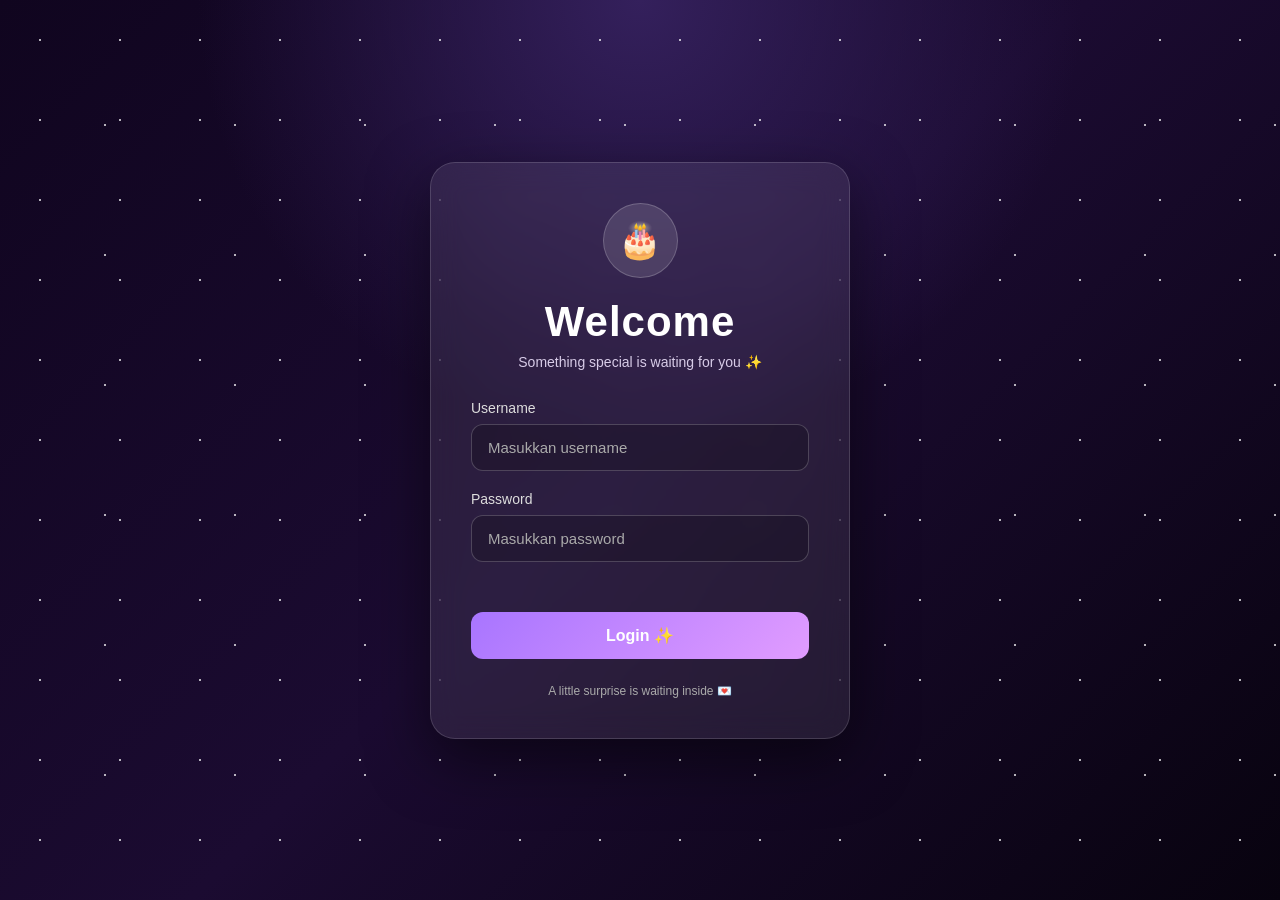
<file: index.html>
<!DOCTYPE html>
<html lang="id">

<head>
    <meta charset="UTF-8">

    <!-- Supaya tampilan responsive di HP -->
    <meta name="viewport" content="width=device-width, initial-scale=1.0">

    <title>Welcome ✨</title>

    <!-- Menghubungkan HTML dengan CSS login -->
    <link rel="stylesheet" href="login.css">
</head>

<body>

    <!-- Background dekorasi -->
    <div class="stars"></div>

    <!-- Kotak utama login -->
    <div class="login-container">

        <!-- Icon kecil di atas -->
        <div class="login-icon">
            🎂
        </div>

        <!-- Judul -->
        <h1>Welcome</h1>

        <!-- Subtitle -->
        <p class="subtitle">
            Something special is waiting for you ✨
        </p>

        <!-- Form Login -->
        <form id="loginForm">

            <!-- Input username -->
            <div class="input-box">

                <label for="username">
                    Username
                </label>

                <input
                    type="text"
                    id="username"
                    placeholder="Masukkan username"
                    autocomplete="off"
                    required
                >

            </div>

            <!-- Input password -->
            <div class="input-box">

                <label for="password">
                    Password
                </label>

                <input
                    type="password"
                    id="password"
                    placeholder="Masukkan password"
                    required
                >

            </div>

            <!-- Pesan error -->
            <p id="errorMessage"></p>

            <!-- Tombol Login -->
            <button type="submit">
                Login ✨
            </button>

        </form>

        <!-- Tulisan kecil -->
        <p class="bottom-text">
            A little surprise is waiting inside 💌
        </p>

    </div>

    <!-- Menghubungkan HTML dengan JavaScript -->
   <script src="login.js"></script>

</body>

</html>
</file>
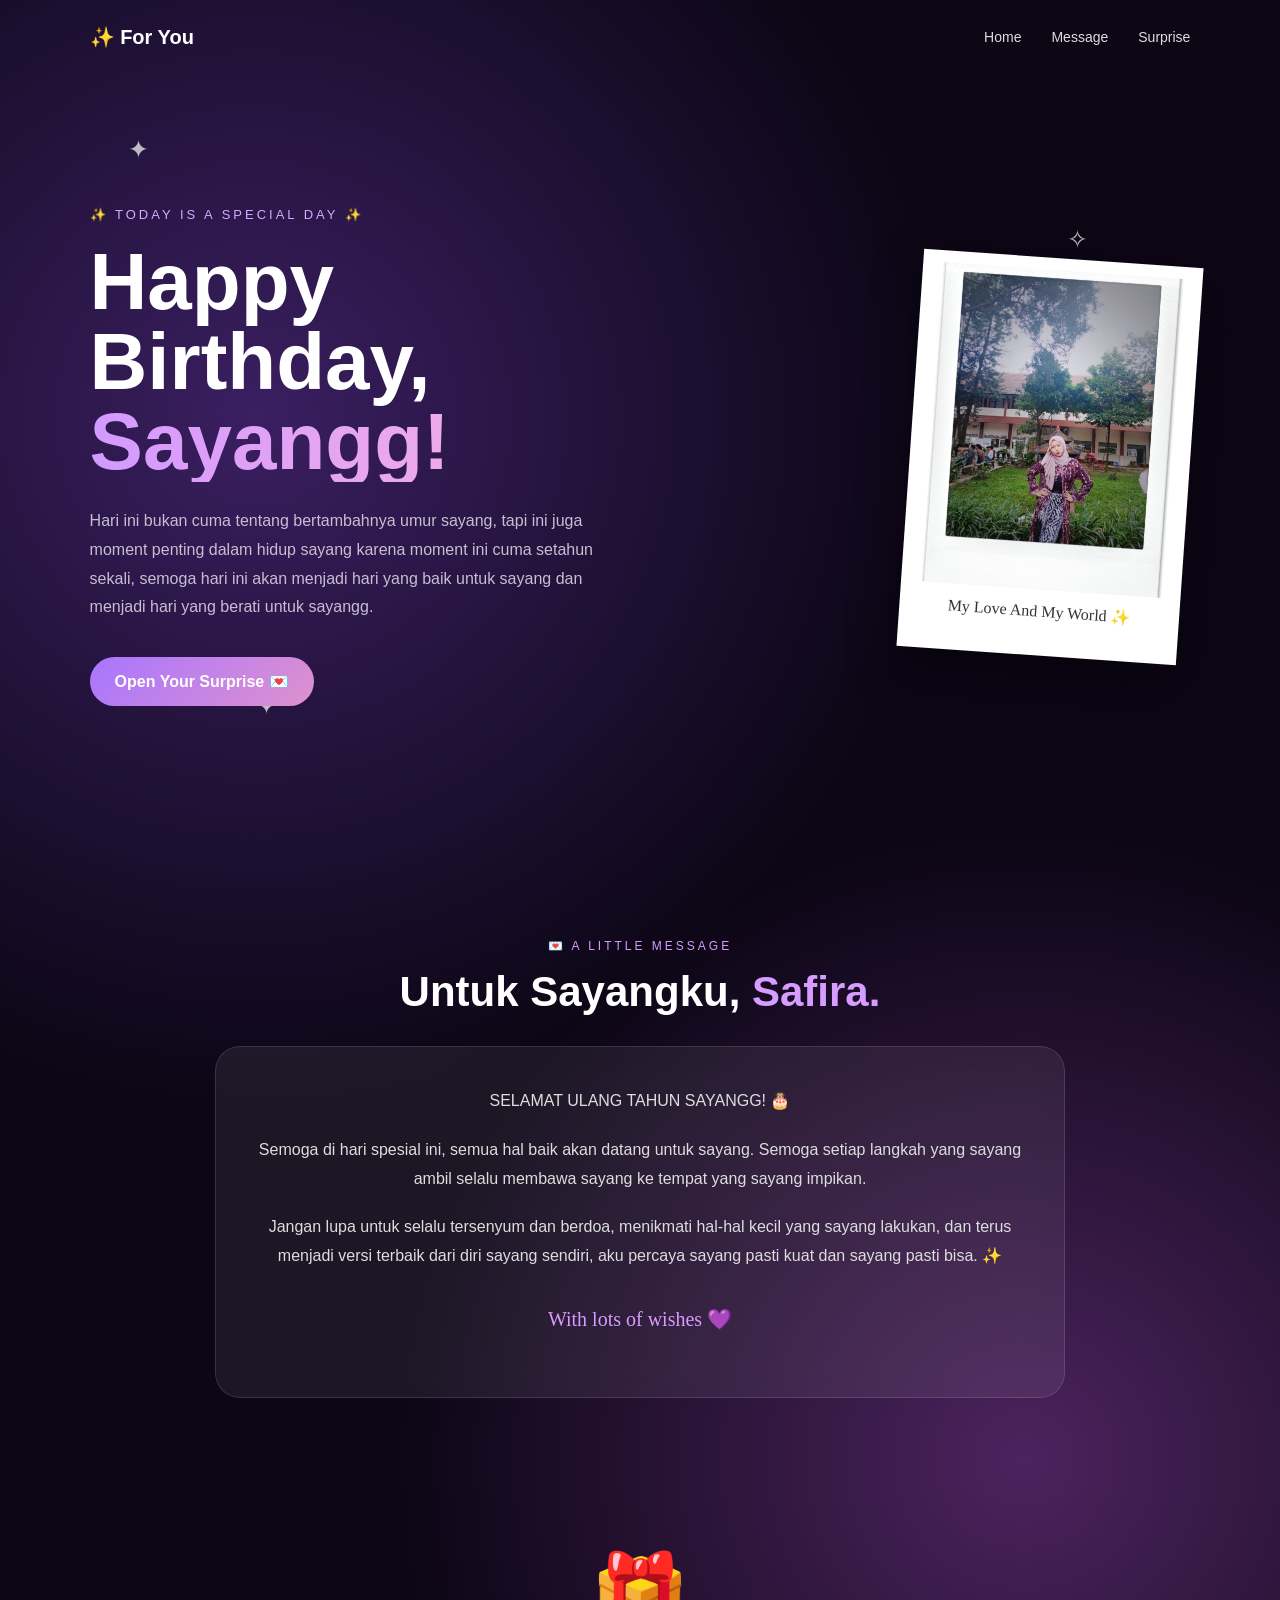
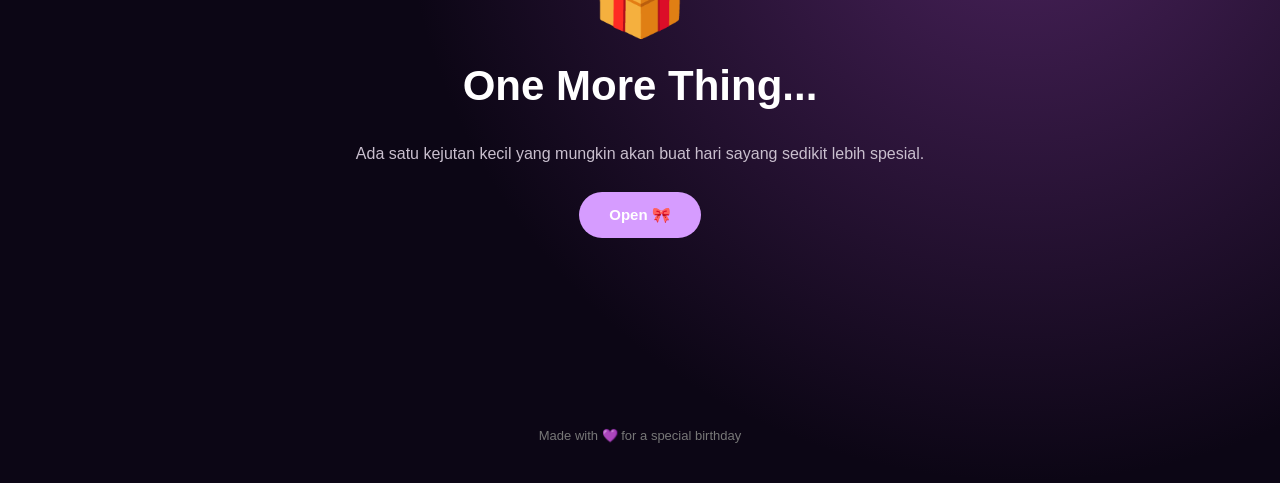
<file: home.html>
<!DOCTYPE html>
<html lang="id">

<head>

    <meta charset="UTF-8">

    <meta
        name="viewport"
        content="width=device-width, initial-scale=1.0"
    >

    <title>Happy Birthday 🎂</title>

    <!-- CSS untuk halaman utama -->
    <link rel="stylesheet" href="home.css">

</head>

<body>

    <!-- =====================================
         BACKGROUND DECORATION
         ===================================== -->

    <div class="background">

        <div class="star star-1">✦</div>
        <div class="star star-2">✧</div>
        <div class="star star-3">✦</div>
        <div class="star star-4">✧</div>

    </div>


    <!-- =====================================
         NAVBAR
         ===================================== -->

    <nav>

        <div class="logo">
            ✨ For You
        </div>

        <div class="nav-menu">

            <a href="#home">
                Home
            </a>

            <a href="#message">
                Message
            </a>

            <a href="#surprise">
                Surprise
            </a>

        </div>

    </nav>


    <!-- =====================================
         HERO / BAGIAN UTAMA
         ===================================== -->

    <main id="home">

        <section class="hero">

            <!-- Tulisan pembuka -->

            <div class="hero-text">

                <p class="small-title">
                    ✨ TODAY IS A SPECIAL DAY ✨
                </p>

                <h1>
                    Happy Birthday,
                    <span>Sayangg!</span>
                </h1>

                <p class="description">
                    Hari ini bukan cuma tentang bertambahnya umur sayang,
                    tapi ini juga moment penting dalam hidup sayang karena
                    moment ini cuma setahun sekali, semoga hari ini akan menjadi
                    hari yang baik untuk sayang dan menjadi hari yang berati untuk sayangg.
                </p>

                <!-- Tombol kejutan -->

                <a
                    href="#message"
                    class="main-button"
                >
                    Open Your Surprise 💌
                </a>

            </div>


            <!-- Foto -->

            <div class="photo-area">

                <div class="photo-card">

                    <img
                        src="Photo.jpeg"
                        alt="Foto Safira"
                    >

                    <p>
                        My Love And My World ✨
                    </p>

                </div>

            </div>

        </section>


        <!-- =================================
             MESSAGE
             ================================= -->

        <section
            id="message"
            class="message-section"
        >

            <p class="section-label">
                💌 A LITTLE MESSAGE
            </p>

            <h2>
                Untuk Sayangku,
                <span>Safira.</span>
            </h2>

            <div class="message-card">

                <p>
                    SELAMAT ULANG TAHUN SAYANGG! 🎂
                </p>

                <p>
                    Semoga di hari spesial ini,
                    semua hal baik akan datang untuk sayang.
                    Semoga setiap langkah yang sayang ambil selalu
                    membawa sayang ke tempat yang sayang impikan. 
                </p>

                <p>
                    Jangan lupa untuk selalu tersenyum dan berdoa, 
                    menikmati hal-hal kecil yang sayang lakukan,
                    dan terus menjadi versi terbaik
                    dari diri sayang sendiri, aku percaya sayang pasti kuat dan sayang pasti bisa. ✨
                </p>

                <p class="signature">
                    With lots of wishes 💜
                </p>

            </div>

        </section>

        <section
            id="surprise"
            class="surprise-section"
        >

            <div class="gift">
                🎁
            </div>

            <h2>
                One More Thing...
            </h2>

            <p>
                Ada satu kejutan kecil yang mungkin
                akan buat hari sayang sedikit lebih spesial.
            </p>

            <button
                id="surpriseButton"
                class="surprise-button"
            >
                Open 🎀
            </button>

            <!-- Pesan yang awalnya disembunyikan -->

            <div
                id="surpriseMessage"
                class="hidden-message"
            >

                <h3>
                    🎉 Surprise! 🎉
                </h3>

                <p>
                    Semoga hari ulang tahun sayang
                    penuh dengan kebahagiaan,
                    tawa, dan momen-momen indah lainnya yaa sayang,
                    maaf kalau gabisa kasih yang lebih dari ini
                    atau ekspetasi sayang yang mungkin lebih dari ini
                    maafin aku yaa sayang, aku cuma bisa kasi hal kecil seperti ini buat sayang,
                    tapi aku harap ini bisa bikin hari sayang lebih spesial dan lebih berkesan, semoga sayangkuu suka yaa,
                    I LOVE U MORE AND MORE SAYANGG! 💜
                </p>

                <p>
                    Happy Birthday Sayangku Cintakuu! 💜🎂✨
                </p>

            </div>

        </section>

    </main>


    <!-- Footer -->

    <footer>

        Made with 💜 for a special birthday

    </footer>


    <!-- JavaScript -->
    <script src="home.js"></script>
</body>

</html>
</file>
<file: login.css>
/* =========================================
   RESET DASAR
   ========================================= */

/* Menghilangkan margin dan padding bawaan browser */
* {
    margin: 0;
    padding: 0;
    box-sizing: border-box;
}


/* =========================================
   BODY
   ========================================= */

body {

    /* Tinggi minimal satu layar penuh */
    min-height: 100vh;

    /* Menggunakan Flexbox untuk memposisikan login */
    display: flex;
    justify-content: center;
    align-items: center;

    /* Warna background */
    background:
        radial-gradient(circle at top, #34205c, transparent 40%),
        linear-gradient(135deg, #10051f, #1b0b31, #08030f);

    /* Font */
    font-family: Arial, Helvetica, sans-serif;

    /* Warna teks */
    color: white;

    /* Supaya tidak ada scroll horizontal */
    overflow: hidden;

    /* Jarak di HP */
    padding: 20px;
}


/* =========================================
   BACKGROUND BINTANG
   ========================================= */

.stars {

    position: fixed;

    inset: 0;

    pointer-events: none;

    opacity: 0.7;

    background-image:
        radial-gradient(circle, white 1px, transparent 1px),
        radial-gradient(circle, white 1px, transparent 1px);

    background-size:
        80px 80px,
        130px 130px;

    background-position:
        0 0,
        40px 60px;

    animation: moveStars 15s linear infinite;
}


/* Animasi background bintang */

@keyframes moveStars {

    from {
        transform: translateY(0);
    }

    to {
        transform: translateY(-80px);
    }

}


/* =========================================
   LOGIN CONTAINER
   ========================================= */

.login-container {

    /* Lebar maksimal */
    width: 100%;
    max-width: 420px;

    /* Warna kotak */
    background: rgba(255, 255, 255, 0.08);

    /* Efek transparan */
    backdrop-filter: blur(15px);

    /* Border */
    border: 1px solid rgba(255, 255, 255, 0.15);

    /* Sudut */
    border-radius: 25px;

    /* Jarak isi */
    padding: 40px;

    /* Bayangan */
    box-shadow:
        0 20px 60px rgba(0, 0, 0, 0.5);

    /* Posisi supaya di atas background */
    position: relative;

    z-index: 2;

    /* Animasi muncul */
    animation: fadeIn 1s ease;
}


/* Animasi login muncul */

@keyframes fadeIn {

    from {
        opacity: 0;
        transform: translateY(30px);
    }

    to {
        opacity: 1;
        transform: translateY(0);
    }

}


/* =========================================
   ICON
   ========================================= */

.login-icon {

    width: 75px;
    height: 75px;

    margin: 0 auto 20px;

    display: flex;
    justify-content: center;
    align-items: center;

    font-size: 35px;

    border-radius: 50%;

    background: rgba(255, 255, 255, 0.12);

    border: 1px solid rgba(255, 255, 255, 0.2);

}


/* =========================================
   JUDUL
   ========================================= */

h1 {

    text-align: center;

    font-size: 42px;

    margin-bottom: 8px;

    letter-spacing: 1px;

}


/* Subtitle */

.subtitle {

    text-align: center;

    color: #d8cce8;

    font-size: 14px;

    margin-bottom: 30px;

}


/* =========================================
   INPUT
   ========================================= */

.input-box {

    margin-bottom: 20px;

}


/* Label */

.input-box label {

    display: block;

    margin-bottom: 8px;

    font-size: 14px;

    color: #ddd;

}


/* Kotak input */

.input-box input {

    width: 100%;

    padding: 14px 16px;

    border: 1px solid rgba(255, 255, 255, 0.2);

    border-radius: 12px;

    outline: none;

    background: rgba(0, 0, 0, 0.2);

    color: white;

    font-size: 15px;

    transition: 0.3s;

}


/* Placeholder */

.input-box input::placeholder {

    color: #aaa;

}


/* Ketika input diklik */

.input-box input:focus {

    border-color: #c9a7ff;

    box-shadow:
        0 0 15px rgba(201, 167, 255, 0.2);

}


/* =========================================
   ERROR MESSAGE
   ========================================= */

#errorMessage {

    text-align: center;

    color: #ff8f9f;

    font-size: 14px;

    min-height: 20px;

    margin-bottom: 10px;

}


/* =========================================
   BUTTON
   ========================================= */

button {

    width: 100%;

    padding: 14px;

    border: none;

    border-radius: 12px;

    background: linear-gradient(
        135deg,
        #a875ff,
        #e19cff
    );

    color: white;

    font-size: 16px;

    font-weight: bold;

    cursor: pointer;

    transition: 0.3s;

}


/* Ketika mouse diarahkan ke button */

button:hover {

    transform: translateY(-3px);

    box-shadow:
        0 10px 25px rgba(190, 120, 255, 0.35);

}


/* Ketika button ditekan */

button:active {

    transform: scale(0.97);

}


/* =========================================
   TEXT BAWAH
   ========================================= */

.bottom-text {

    text-align: center;

    margin-top: 25px;

    font-size: 12px;

    color: #aaa;

}


/* =========================================
   RESPONSIVE HP
   ========================================= */

@media (max-width: 500px) {

    .login-container {

        padding: 30px 22px;

    }

    h1 {

        font-size: 34px;

    }

}
</file>
<file: home.css>
/* =========================================
   RESET
   ========================================= */

* {
    margin: 0;
    padding: 0;
    box-sizing: border-box;
}


html {
    scroll-behavior: smooth;
}


body {

    font-family: Arial, Helvetica, sans-serif;

    background:
        radial-gradient(
            circle at 20% 20%,
            #3a1f61,
            transparent 35%
        ),
        radial-gradient(
            circle at 80% 70%,
            #4c235e,
            transparent 35%
        ),
        #0c0615;

    color: white;

    min-height: 100vh;

    overflow-x: hidden;

}


/* =========================================
   BACKGROUND
   ========================================= */

.background {

    position: fixed;

    inset: 0;

    pointer-events: none;

    z-index: -1;

}


.star {

    position: absolute;

    font-size: 25px;

    opacity: 0.7;

    animation: floating 4s ease-in-out infinite;

}


.star-1 {
    top: 15%;
    left: 10%;
}


.star-2 {
    top: 25%;
    right: 15%;
    animation-delay: 1s;
}


.star-3 {
    bottom: 20%;
    left: 20%;
    animation-delay: 2s;
}


.star-4 {
    bottom: 30%;
    right: 10%;
    animation-delay: 3s;
}


@keyframes floating {

    0%,
    100% {
        transform: translateY(0);
    }

    50% {
        transform: translateY(-15px);
    }

}


/* =========================================
   NAVBAR
   ========================================= */

nav {

    width: 100%;

    padding: 25px 7%;

    display: flex;

    justify-content: space-between;

    align-items: center;

}


.logo {

    font-size: 20px;

    font-weight: bold;

}


.nav-menu {

    display: flex;

    gap: 30px;

}


.nav-menu a {

    color: #ddd;

    text-decoration: none;

    font-size: 14px;

    transition: 0.3s;

}


.nav-menu a:hover {

    color: #d49cff;

}


/* =========================================
   HERO
   ========================================= */

.hero {

    min-height: 85vh;

    width: 86%;

    margin: auto;

    display: flex;

    align-items: center;

    justify-content: space-between;

    gap: 50px;

}


/* Tulisan hero */

.hero-text {

    max-width: 600px;

}


.small-title {

    font-size: 13px;

    letter-spacing: 3px;

    color: #d7a9ff;

    margin-bottom: 20px;

}


.hero h1 {

    font-size: clamp(45px, 7vw, 80px);

    line-height: 1;

    margin-bottom: 25px;

}


.hero h1 span {

    display: block;

    background:
        linear-gradient(
            90deg,
            #d39aff,
            #ffb5dc
        );

    background-clip: text;

    -webkit-background-clip: text;

    color: transparent;

}


.description {

    color: #c8bed2;

    line-height: 1.8;

    max-width: 520px;

    margin-bottom: 35px;

}


/* =========================================
   BUTTON
   ========================================= */

.main-button {

    display: inline-block;

    text-decoration: none;

    color: white;

    background:
        linear-gradient(
            135deg,
            #a875ff,
            #df91ce
        );

    padding: 15px 25px;

    border-radius: 50px;

    font-weight: bold;

    transition: 0.3s;

}


.main-button:hover {

    transform: translateY(-4px);

    box-shadow:
        0 10px 30px rgba(190, 120, 255, 0.3);

}


/* =========================================
   PHOTO
   ========================================= */

.photo-area {

    display: flex;

    justify-content: center;

}


.photo-card {

    background: white;

    padding: 12px 12px 35px;

    width: 280px;

    transform: rotate(4deg);

    box-shadow:
        0 20px 50px rgba(0, 0, 0, 0.4);

    transition: 0.4s;

}


.photo-card:hover {

    transform:
        rotate(0deg)
        scale(1.05);

}


.photo-card img {

    width: 100%;

    height: 320px;

    object-fit: cover;

    display: block;

}


.photo-card p {

    color: #333;

    text-align: center;

    margin-top: 12px;

    font-family: cursive;

}


/* =========================================
   MESSAGE SECTION
   ========================================= */

.message-section {

    width: 80%;

    max-width: 850px;

    margin: 100px auto;

    text-align: center;

}


.section-label {

    color: #d49cff;

    letter-spacing: 3px;

    font-size: 12px;

    margin-bottom: 15px;

}


.message-section h2,
.surprise-section h2 {

    font-size: 42px;

    margin-bottom: 30px;

}


.message-section h2 span {

    color: #d69cff;

}


.message-card {

    background:
        rgba(255, 255, 255, 0.07);

    border:
        1px solid rgba(255, 255, 255, 0.12);

    border-radius: 25px;

    padding: 40px;

    backdrop-filter: blur(10px);

    line-height: 1.8;

    color: #ddd;

}


.message-card p {

    margin-bottom: 20px;

}


.message-card .signature {

    color: #d69cff;

    font-family: cursive;

    font-size: 20px;

    margin-top: 30px;

}


/* =========================================
   SURPRISE SECTION
   ========================================= */

.surprise-section {

    width: 80%;

    max-width: 700px;

    margin: 150px auto;

    text-align: center;

}


.gift {

    font-size: 80px;

    margin-bottom: 20px;

    animation: giftFloat 2s ease-in-out infinite;

}


@keyframes giftFloat {

    0%,
    100% {
        transform: translateY(0) rotate(-3deg);
    }

    50% {
        transform: translateY(-15px) rotate(3deg);
    }

}


.surprise-section p {

    color: #c9bfce;

    line-height: 1.7;

    margin-bottom: 25px;

}


.surprise-button {

    border: none;

    padding: 14px 30px;

    border-radius: 50px;

    background: #d69cff;

    color: white;

    font-weight: bold;

    font-size: 15px;

    cursor: pointer;

    transition: 0.3s;

}


.surprise-button:hover {

    transform: scale(1.05);

}


/* =========================================
   HIDDEN MESSAGE
   ========================================= */

.hidden-message {

    display: none;

    margin-top: 30px;

    padding: 30px;

    background:
        rgba(255, 255, 255, 0.08);

    border-radius: 20px;

    animation: appear 0.7s ease;

}


.hidden-message.show {

    display: block;

}


.hidden-message h3 {

    font-size: 28px;

    margin-bottom: 15px;

}


@keyframes appear {

    from {

        opacity: 0;

        transform: scale(0.9);

    }

    to {

        opacity: 1;

        transform: scale(1);

    }

}


/* =========================================
   FOOTER
   ========================================= */

footer {

    text-align: center;

    padding: 40px;

    color: #777;

    font-size: 13px;

}


/* =========================================
   RESPONSIVE HP
   ========================================= */

@media (max-width: 800px) {

    nav {

        padding: 20px;

    }

    .nav-menu {

        display: none;

    }


    .hero {

        width: 90%;

        flex-direction: column;

        justify-content: center;

        text-align: center;

        padding-top: 50px;

    }


    .description {

        margin-left: auto;

        margin-right: auto;

    }


    .photo-area {

        margin-top: 30px;

    }


    .photo-card {

        width: 240px;

    }


    .photo-card img {

        height: 280px;

    }


    .message-section,
    .surprise-section {

        width: 90%;

    }


    .message-section h2,
    .surprise-section h2 {

        font-size: 32px;

    }

}
</file>
